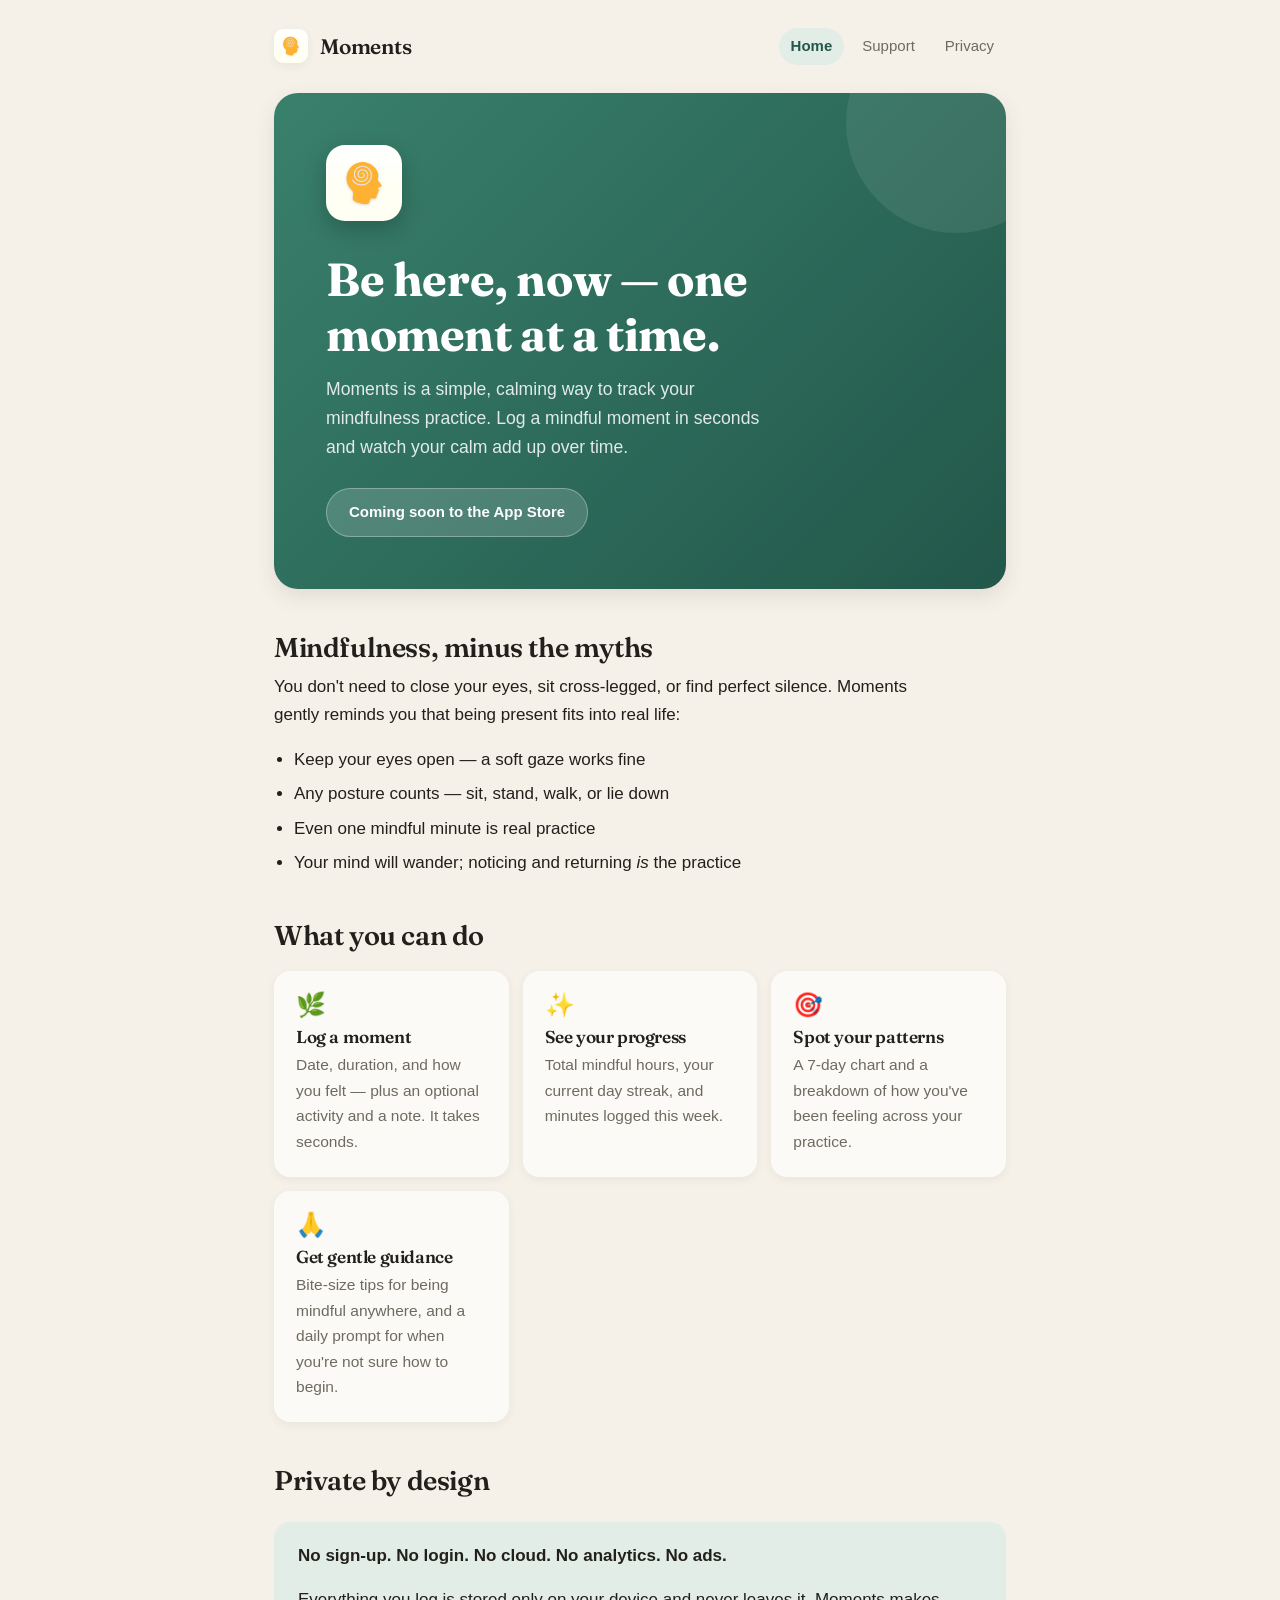
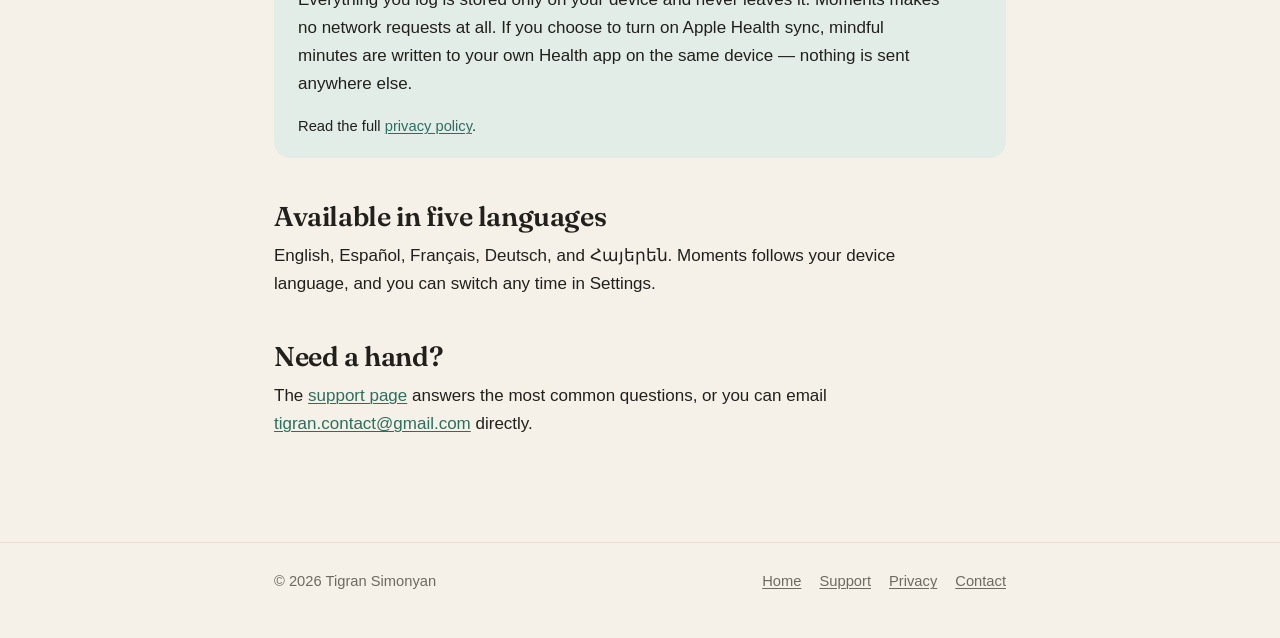
<file: index.html>
<!doctype html>
<html lang="en">
  <head>
    <meta charset="utf-8" />
    <meta name="viewport" content="width=device-width, initial-scale=1" />
    <title>Moments — Mindfulness Tracker</title>
    <meta
      name="description"
      content="Moments is a simple, calming mindfulness tracker. Log a mindful moment in seconds and watch your calm add up. No account, no cloud — everything stays on your device."
    />
    <link rel="icon" href="assets/icon.png" />
    <link rel="apple-touch-icon" href="assets/icon.png" />
    <meta property="og:title" content="Moments — Mindfulness Tracker" />
    <meta
      property="og:description"
      content="Log a mindful moment in seconds and watch your calm add up. Private by design."
    />
    <meta property="og:type" content="website" />
    <link rel="preconnect" href="https://fonts.googleapis.com" />
    <link rel="preconnect" href="https://fonts.gstatic.com" crossorigin />
    <link
      href="https://fonts.googleapis.com/css2?family=Fraunces:opsz,wght@9..144,600;9..144,700&display=swap"
      rel="stylesheet"
    />
    <link rel="stylesheet" href="assets/style.css" />
  </head>
  <body>
    <header class="site-header">
      <div class="wrap">
        <a class="brand" href="./">
          <img src="assets/icon.png" alt="" />
          Moments
        </a>
        <nav class="nav" aria-label="Main">
          <a href="./" aria-current="page">Home</a>
          <a href="support/">Support</a>
          <a href="privacy/">Privacy</a>
        </nav>
      </div>
    </header>

    <main>
      <div class="wrap">
        <div class="hero">
          <img class="hero-icon" src="assets/icon.png" alt="Moments app icon" />
          <h1>Be here, now — one moment at a time.</h1>
          <p>
            Moments is a simple, calming way to track your mindfulness practice.
            Log a mindful moment in seconds and watch your calm add up over time.
          </p>
          <!-- When the app is live, swap this <span> for:
               <a class="badge" href="https://apps.apple.com/app/idYOUR_APP_ID">Download on the App Store</a> -->
          <span class="badge">Coming soon to the App Store</span>
        </div>

        <section>
          <h2>Mindfulness, minus the myths</h2>
          <p>
            You don't need to close your eyes, sit cross-legged, or find perfect
            silence. Moments gently reminds you that being present fits into real
            life:
          </p>
          <ul>
            <li>Keep your eyes open — a soft gaze works fine</li>
            <li>Any posture counts — sit, stand, walk, or lie down</li>
            <li>Even one mindful minute is real practice</li>
            <li>
              Your mind will wander; noticing and returning <em>is</em> the
              practice
            </li>
          </ul>
        </section>

        <section>
          <h2>What you can do</h2>
          <div class="cards">
            <div class="card">
              <span class="ico" aria-hidden="true">🌿</span>
              <h3>Log a moment</h3>
              <p>
                Date, duration, and how you felt — plus an optional activity and
                a note. It takes seconds.
              </p>
            </div>
            <div class="card">
              <span class="ico" aria-hidden="true">✨</span>
              <h3>See your progress</h3>
              <p>
                Total mindful hours, your current day streak, and minutes logged
                this week.
              </p>
            </div>
            <div class="card">
              <span class="ico" aria-hidden="true">🎯</span>
              <h3>Spot your patterns</h3>
              <p>
                A 7-day chart and a breakdown of how you've been feeling across
                your practice.
              </p>
            </div>
            <div class="card">
              <span class="ico" aria-hidden="true">🙏</span>
              <h3>Get gentle guidance</h3>
              <p>
                Bite-size tips for being mindful anywhere, and a daily prompt for
                when you're not sure how to begin.
              </p>
            </div>
          </div>
        </section>

        <section>
          <h2>Private by design</h2>
          <div class="note">
            <p>
              <strong
                >No sign-up. No login. No cloud. No analytics. No ads.</strong
              >
            </p>
            <p>
              Everything you log is stored only on your device and never leaves
              it. Moments makes no network requests at all. If you choose to turn
              on Apple Health sync, mindful minutes are written to your own
              Health app on the same device — nothing is sent anywhere else.
            </p>
            <p class="small">
              Read the full <a href="privacy/">privacy policy</a>.
            </p>
          </div>
        </section>

        <section>
          <h2>Available in five languages</h2>
          <p>
            English, Español, Français, Deutsch, and Հայերեն. Moments follows
            your device language, and you can switch any time in Settings.
          </p>
        </section>

        <section>
          <h2>Need a hand?</h2>
          <p>
            The <a href="support/">support page</a> answers the most common
            questions, or you can email
            <a href="mailto:tigran.contact@gmail.com">tigran.contact@gmail.com</a>
            directly.
          </p>
        </section>
      </div>
    </main>

    <footer class="site-footer">
      <div class="wrap">
        <span>© 2026 Tigran Simonyan</span>
        <div class="footer-links">
          <a href="./">Home</a>
          <a href="support/">Support</a>
          <a href="privacy/">Privacy</a>
          <a href="mailto:tigran.contact@gmail.com">Contact</a>
        </div>
      </div>
    </footer>
  </body>
</html>
</file>
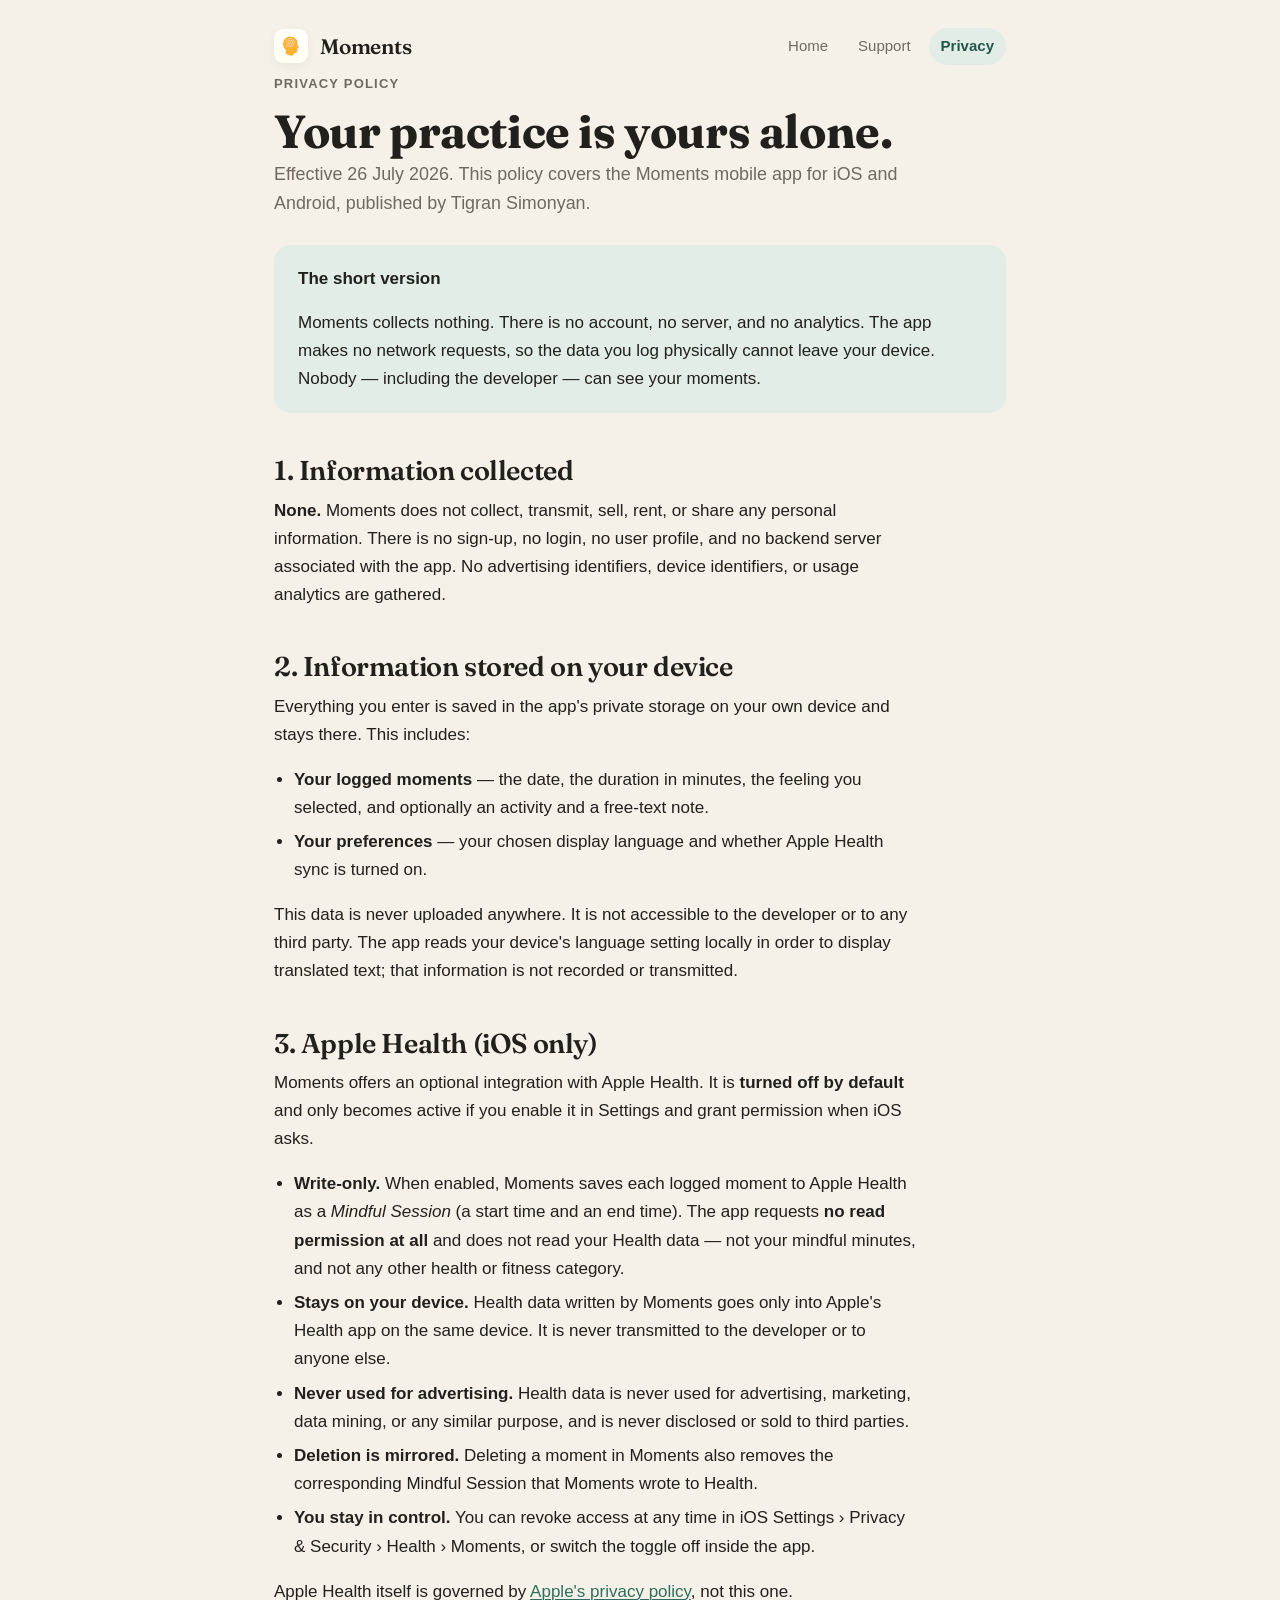
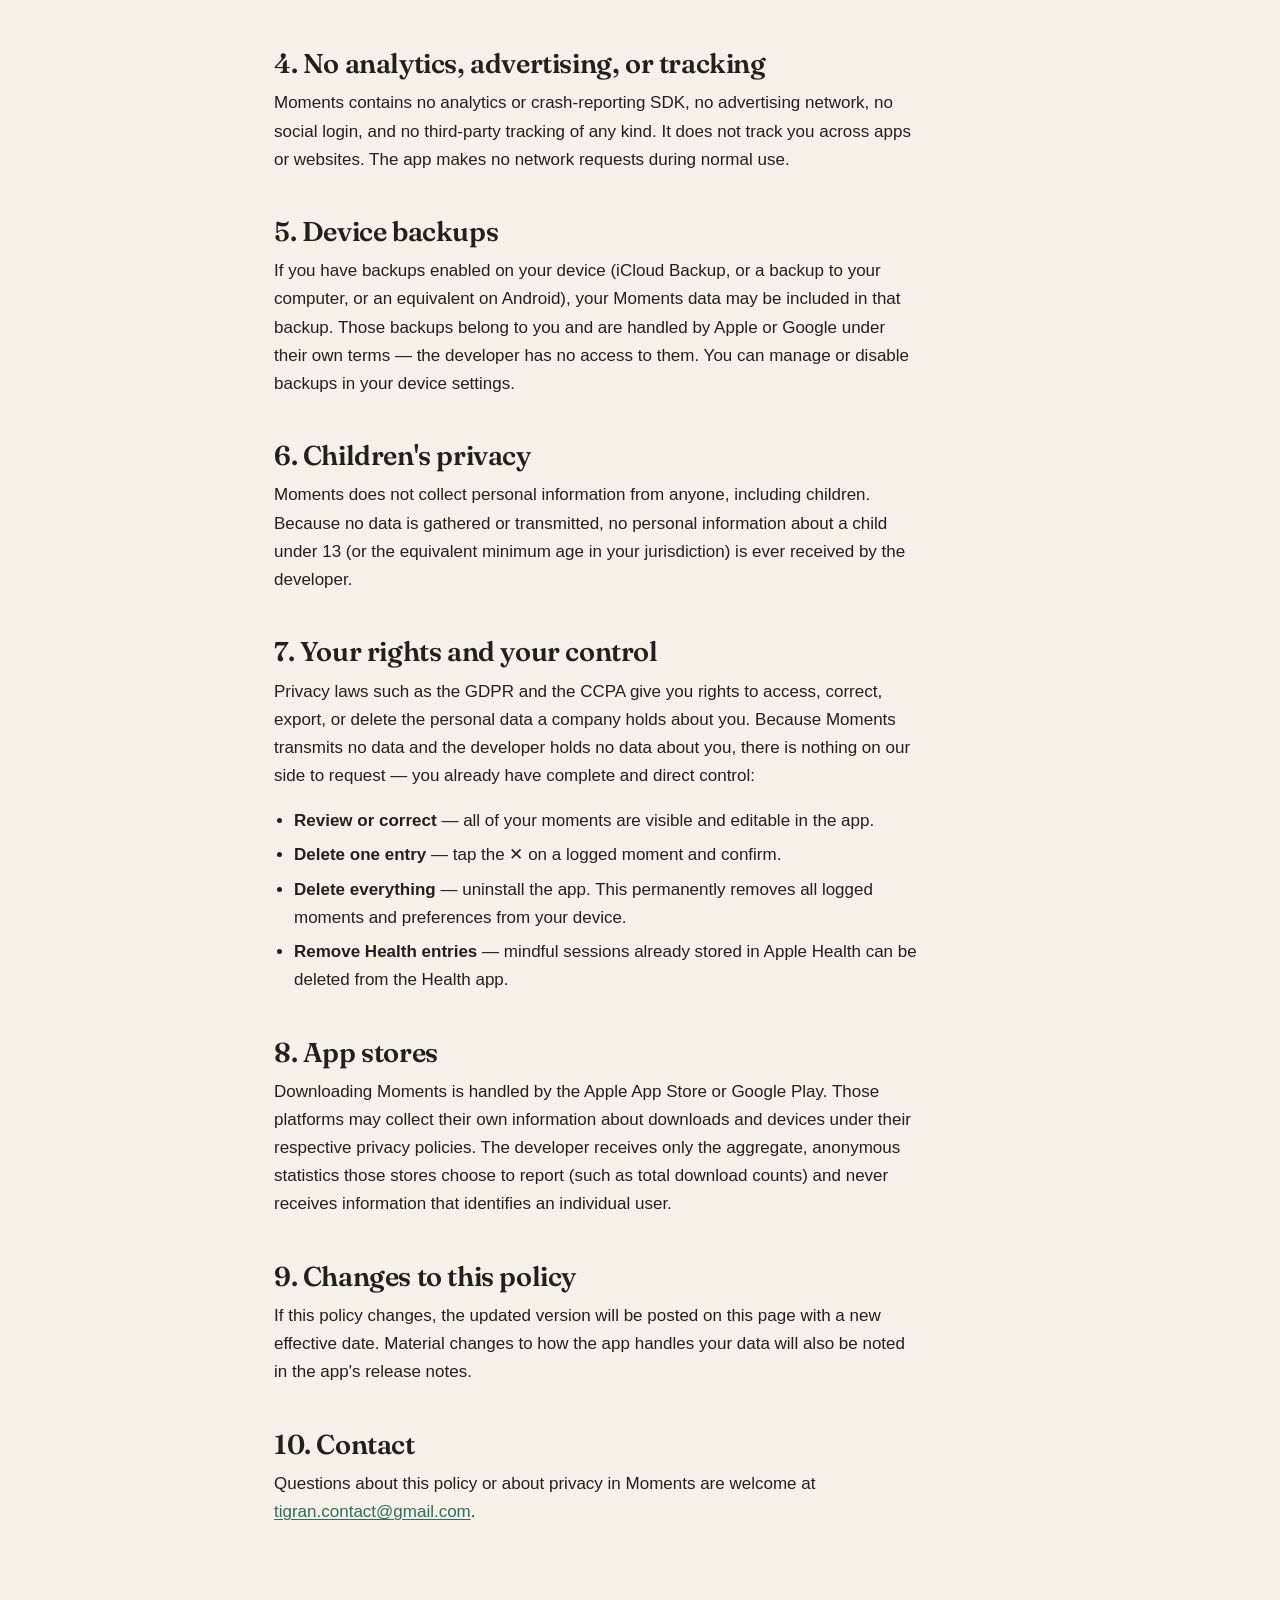
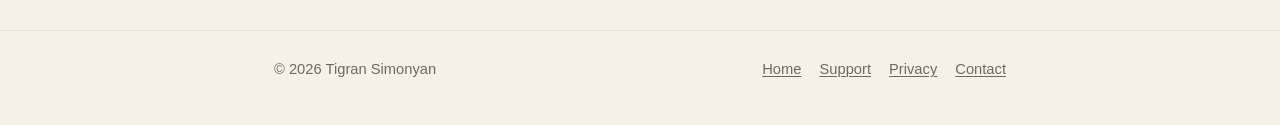
<file: privacy/index.html>
<!doctype html>
<html lang="en">
  <head>
    <meta charset="utf-8" />
    <meta name="viewport" content="width=device-width, initial-scale=1" />
    <title>Privacy Policy — Moments</title>
    <meta
      name="description"
      content="Privacy policy for Moments, the mindfulness tracker. Moments collects no personal data, makes no network requests, and stores everything on your device."
    />
    <link rel="icon" href="../assets/icon.png" />
    <link rel="apple-touch-icon" href="../assets/icon.png" />
    <link rel="preconnect" href="https://fonts.googleapis.com" />
    <link rel="preconnect" href="https://fonts.gstatic.com" crossorigin />
    <link
      href="https://fonts.googleapis.com/css2?family=Fraunces:opsz,wght@9..144,600;9..144,700&display=swap"
      rel="stylesheet"
    />
    <link rel="stylesheet" href="../assets/style.css" />
  </head>
  <body>
    <header class="site-header">
      <div class="wrap">
        <a class="brand" href="../">
          <img src="../assets/icon.png" alt="" />
          Moments
        </a>
        <nav class="nav" aria-label="Main">
          <a href="../">Home</a>
          <a href="../support/">Support</a>
          <a href="./" aria-current="page">Privacy</a>
        </nav>
      </div>
    </header>

    <main>
      <div class="wrap">
        <p class="eyebrow">Privacy Policy</p>
        <h1>Your practice is yours alone.</h1>
        <p class="lede">
          Effective 26 July 2026. This policy covers the Moments mobile app for
          iOS and Android, published by Tigran Simonyan.
        </p>

        <div class="note">
          <p><strong>The short version</strong></p>
          <p>
            Moments collects nothing. There is no account, no server, and no
            analytics. The app makes no network requests, so the data you log
            physically cannot leave your device. Nobody — including the developer —
            can see your moments.
          </p>
        </div>

        <h2>1. Information collected</h2>
        <p>
          <strong>None.</strong> Moments does not collect, transmit, sell, rent, or
          share any personal information. There is no sign-up, no login, no user
          profile, and no backend server associated with the app. No advertising
          identifiers, device identifiers, or usage analytics are gathered.
        </p>

        <h2>2. Information stored on your device</h2>
        <p>
          Everything you enter is saved in the app's private storage on your own
          device and stays there. This includes:
        </p>
        <ul>
          <li>
            <strong>Your logged moments</strong> — the date, the duration in
            minutes, the feeling you selected, and optionally an activity and a
            free-text note.
          </li>
          <li>
            <strong>Your preferences</strong> — your chosen display language and
            whether Apple Health sync is turned on.
          </li>
        </ul>
        <p>
          This data is never uploaded anywhere. It is not accessible to the
          developer or to any third party. The app reads your device's language
          setting locally in order to display translated text; that information is
          not recorded or transmitted.
        </p>

        <h2>3. Apple Health (iOS only)</h2>
        <p>
          Moments offers an optional integration with Apple Health. It is
          <strong>turned off by default</strong> and only becomes active if you
          enable it in Settings and grant permission when iOS asks.
        </p>
        <ul>
          <li>
            <strong>Write-only.</strong> When enabled, Moments saves each logged
            moment to Apple Health as a <em>Mindful Session</em> (a start time and
            an end time). The app requests
            <strong>no read permission at all</strong> and does not read your
            Health data — not your mindful minutes, and not any other health or
            fitness category.
          </li>
          <li>
            <strong>Stays on your device.</strong> Health data written by Moments
            goes only into Apple's Health app on the same device. It is never
            transmitted to the developer or to anyone else.
          </li>
          <li>
            <strong>Never used for advertising.</strong> Health data is never used
            for advertising, marketing, data mining, or any similar purpose, and is
            never disclosed or sold to third parties.
          </li>
          <li>
            <strong>Deletion is mirrored.</strong> Deleting a moment in Moments
            also removes the corresponding Mindful Session that Moments wrote to
            Health.
          </li>
          <li>
            <strong>You stay in control.</strong> You can revoke access at any time
            in iOS Settings &rsaquo; Privacy &amp; Security &rsaquo; Health &rsaquo;
            Moments, or switch the toggle off inside the app.
          </li>
        </ul>
        <p>
          Apple Health itself is governed by
          <a href="https://www.apple.com/legal/privacy/">Apple's privacy policy</a>,
          not this one.
        </p>

        <h2>4. No analytics, advertising, or tracking</h2>
        <p>
          Moments contains no analytics or crash-reporting SDK, no advertising
          network, no social login, and no third-party tracking of any kind. It
          does not track you across apps or websites. The app makes no network
          requests during normal use.
        </p>

        <h2>5. Device backups</h2>
        <p>
          If you have backups enabled on your device (iCloud Backup, or a backup to
          your computer, or an equivalent on Android), your Moments data may be
          included in that backup. Those backups belong to you and are handled by
          Apple or Google under their own terms — the developer has no access to
          them. You can manage or disable backups in your device settings.
        </p>

        <h2>6. Children's privacy</h2>
        <p>
          Moments does not collect personal information from anyone, including
          children. Because no data is gathered or transmitted, no personal
          information about a child under 13 (or the equivalent minimum age in your
          jurisdiction) is ever received by the developer.
        </p>

        <h2>7. Your rights and your control</h2>
        <p>
          Privacy laws such as the GDPR and the CCPA give you rights to access,
          correct, export, or delete the personal data a company holds about you.
          Because Moments transmits no data and the developer holds no data about
          you, there is nothing on our side to request — you already have complete
          and direct control:
        </p>
        <ul>
          <li>
            <strong>Review or correct</strong> — all of your moments are visible and
            editable in the app.
          </li>
          <li>
            <strong>Delete one entry</strong> — tap the ✕ on a logged moment and
            confirm.
          </li>
          <li>
            <strong>Delete everything</strong> — uninstall the app. This permanently
            removes all logged moments and preferences from your device.
          </li>
          <li>
            <strong>Remove Health entries</strong> — mindful sessions already stored
            in Apple Health can be deleted from the Health app.
          </li>
        </ul>

        <h2>8. App stores</h2>
        <p>
          Downloading Moments is handled by the Apple App Store or Google Play.
          Those platforms may collect their own information about downloads and
          devices under their respective privacy policies. The developer receives
          only the aggregate, anonymous statistics those stores choose to report
          (such as total download counts) and never receives information that
          identifies an individual user.
        </p>

        <h2>9. Changes to this policy</h2>
        <p>
          If this policy changes, the updated version will be posted on this page
          with a new effective date. Material changes to how the app handles your
          data will also be noted in the app's release notes.
        </p>

        <h2>10. Contact</h2>
        <p>
          Questions about this policy or about privacy in Moments are welcome at
          <a href="mailto:tigran.contact@gmail.com">tigran.contact@gmail.com</a>.
        </p>
      </div>
    </main>

    <footer class="site-footer">
      <div class="wrap">
        <span>© 2026 Tigran Simonyan</span>
        <div class="footer-links">
          <a href="../">Home</a>
          <a href="../support/">Support</a>
          <a href="./">Privacy</a>
          <a href="mailto:tigran.contact@gmail.com">Contact</a>
        </div>
      </div>
    </footer>
  </body>
</html>
</file>
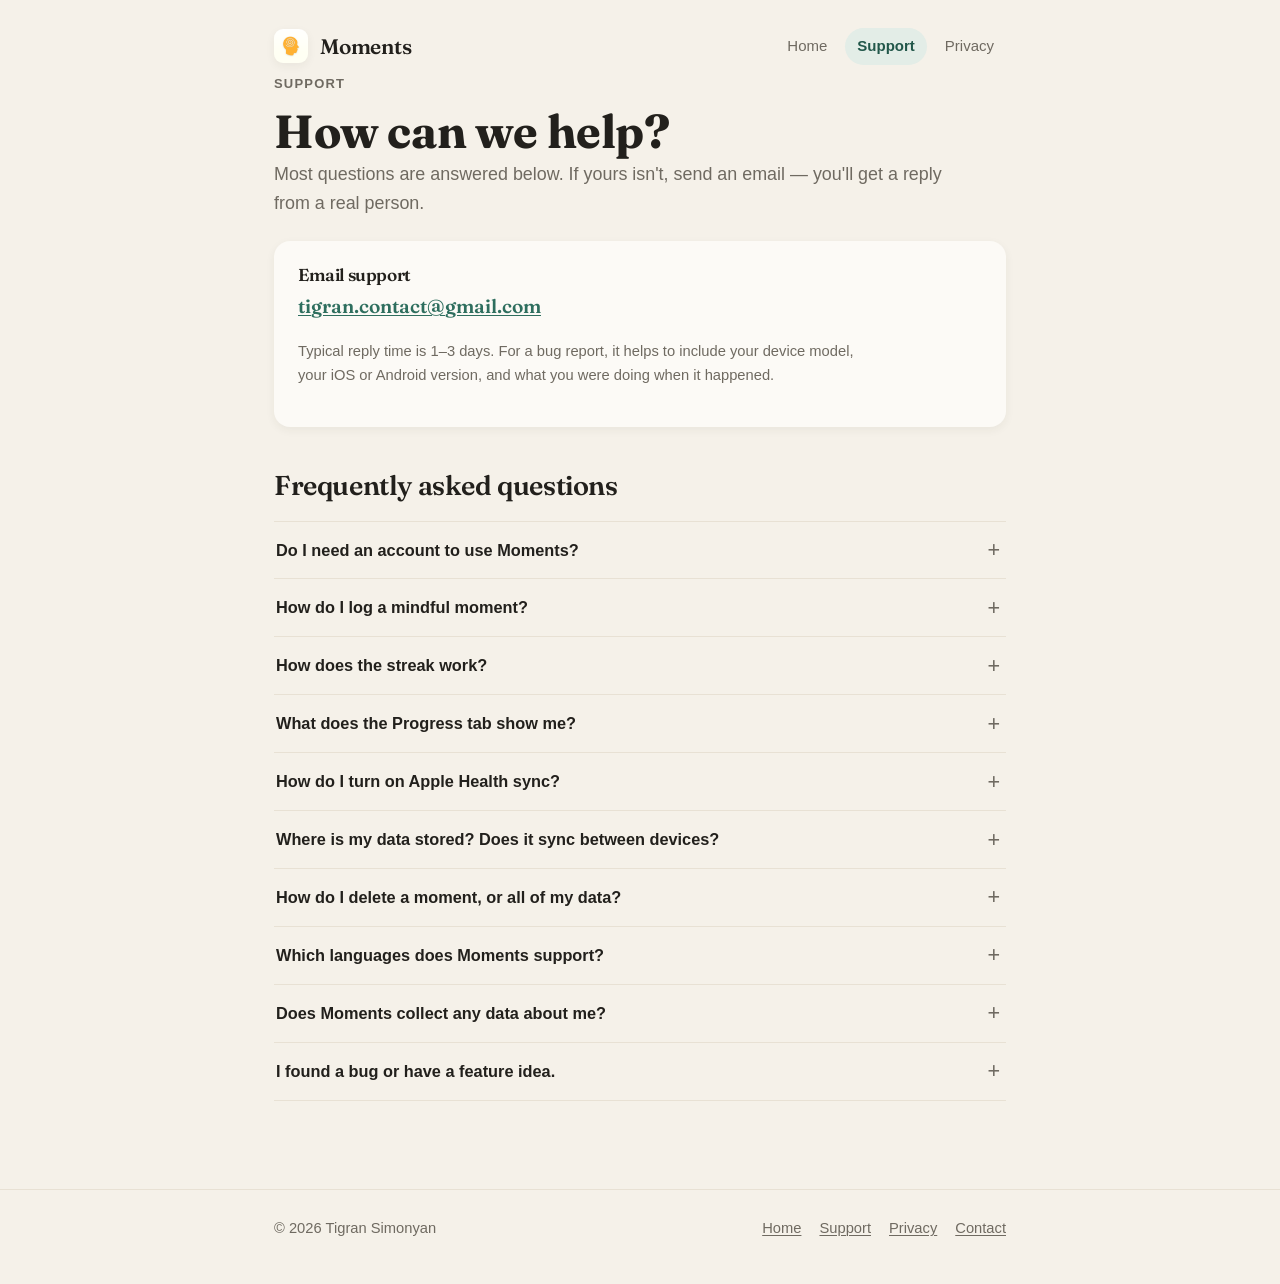
<file: support/index.html>
<!doctype html>
<html lang="en">
  <head>
    <meta charset="utf-8" />
    <meta name="viewport" content="width=device-width, initial-scale=1" />
    <title>Support — Moments</title>
    <meta
      name="description"
      content="Support and frequently asked questions for Moments, the mindfulness tracker. Contact tigran.contact@gmail.com for help."
    />
    <link rel="icon" href="../assets/icon.png" />
    <link rel="apple-touch-icon" href="../assets/icon.png" />
    <link rel="preconnect" href="https://fonts.googleapis.com" />
    <link rel="preconnect" href="https://fonts.gstatic.com" crossorigin />
    <link
      href="https://fonts.googleapis.com/css2?family=Fraunces:opsz,wght@9..144,600;9..144,700&display=swap"
      rel="stylesheet"
    />
    <link rel="stylesheet" href="../assets/style.css" />
  </head>
  <body>
    <header class="site-header">
      <div class="wrap">
        <a class="brand" href="../">
          <img src="../assets/icon.png" alt="" />
          Moments
        </a>
        <nav class="nav" aria-label="Main">
          <a href="../">Home</a>
          <a href="./" aria-current="page">Support</a>
          <a href="../privacy/">Privacy</a>
        </nav>
      </div>
    </header>

    <main>
      <div class="wrap">
        <p class="eyebrow">Support</p>
        <h1>How can we help?</h1>
        <p class="lede">
          Most questions are answered below. If yours isn't, send an email — you'll
          get a reply from a real person.
        </p>

        <div class="contact">
          <h3>Email support</h3>
          <p>
            <a href="mailto:tigran.contact@gmail.com"
              >tigran.contact@gmail.com</a
            >
          </p>
          <p class="small muted">
            Typical reply time is 1–3 days. For a bug report, it helps to include
            your device model, your iOS or Android version, and what you were
            doing when it happened.
          </p>
        </div>

        <h2>Frequently asked questions</h2>

        <div class="faq">
          <details>
            <summary>Do I need an account to use Moments?</summary>
            <div class="answer">
              <p>
                No. There is no sign-up, no login, and no account of any kind.
                Open the app and start logging — every feature is available
                immediately.
              </p>
            </div>
          </details>

          <details>
            <summary>How do I log a mindful moment?</summary>
            <div class="answer">
              <p>
                On the <strong>Practice</strong> tab, tap
                <strong>Add a moment</strong>. Choose the date and a duration,
                then pick how you felt. Activity and note are optional. Tap
                <strong>Save</strong>.
              </p>
              <p>
                Durations come as quick presets — 1, 5, 10, 15, 20, 30, 45, and
                60 minutes — and you can tap <strong>Custom</strong> to type any
                length instead.
              </p>
            </div>
          </details>

          <details>
            <summary>How does the streak work?</summary>
            <div class="answer">
              <p>
                Your streak counts back from today over consecutive calendar days
                that each have at least one logged moment. The length of a moment
                doesn't matter — one mindful minute keeps the streak alive just as
                well as an hour.
              </p>
              <p>
                Today counts as soon as you log a moment, and your streak stays
                intact for the rest of the day even before you've logged — so a
                streak only breaks once a full day passes with nothing logged.
                Streaks are calculated in your device's local time zone.
              </p>
            </div>
          </details>

          <details>
            <summary>What does the Progress tab show me?</summary>
            <div class="answer">
              <p>
                Your total mindful hours and number of moments all time, your
                current day streak, minutes logged this week, a 7-day chart of the
                current week, and a breakdown of which feelings come up most in
                your practice.
              </p>
            </div>
          </details>

          <details>
            <summary>How do I turn on Apple Health sync?</summary>
            <div class="answer">
              <p>
                Open <strong>Settings</strong> in the app and enable
                <strong>Apple Health</strong>. iOS will ask for permission the
                first time. Once it's on, each moment you save is also written to
                Health as a <strong>Mindful Minutes</strong> session, and deleting
                a moment in Moments removes the matching Health entry too.
              </p>
              <p>
                Sync is <strong>off by default</strong> and only ever writes to
                Health — Moments does not read anything from your Health data. You
                can revoke access at any time in iOS
                <strong
                  >Settings &rsaquo; Privacy &amp; Security &rsaquo; Health &rsaquo;
                  Moments</strong
                >. Health sync is iOS-only.
              </p>
            </div>
          </details>

          <details>
            <summary>Where is my data stored? Does it sync between devices?</summary>
            <div class="answer">
              <p>
                Everything is stored locally on your device, and there is no cloud
                account behind the app — so no, your moments do not sync between
                devices.
              </p>
              <p>
                If you have device backups enabled (iCloud Backup or a computer
                backup), your Moments data is included in that backup, which means
                restoring a new device from it will bring your history along.
              </p>
            </div>
          </details>

          <details>
            <summary>How do I delete a moment, or all of my data?</summary>
            <div class="answer">
              <p>
                To delete a single moment, tap the <strong>✕</strong> on it in the
                recent list on the Practice tab and confirm. If Apple Health sync
                is on, the matching Health entry is removed as well.
              </p>
              <p>
                To delete everything, uninstall the app. Because all data lives on
                your device, removing the app removes your entire history and all
                preferences. This cannot be undone, so export or note anything you
                want to keep first.
              </p>
              <p>
                Mindful sessions already written to Apple Health are managed by
                Health itself. To remove those, open the Health app and delete
                them there.
              </p>
            </div>
          </details>

          <details>
            <summary>Which languages does Moments support?</summary>
            <div class="answer">
              <p>
                English, Español, Français, Deutsch, and Հայերեն. Moments starts in
                your device language when it's one of these, and falls back to
                English otherwise. You can change it any time in
                <strong>Settings</strong>.
              </p>
            </div>
          </details>

          <details>
            <summary>Does Moments collect any data about me?</summary>
            <div class="answer">
              <p>
                No. There is no analytics, no advertising, no tracking, and no
                third-party SDKs collecting anything. The app makes no network
                requests at all. See the
                <a href="../privacy/">privacy policy</a> for the full detail.
              </p>
            </div>
          </details>

          <details>
            <summary>I found a bug or have a feature idea.</summary>
            <div class="answer">
              <p>
                Both are very welcome — email
                <a href="mailto:tigran.contact@gmail.com"
                  >tigran.contact@gmail.com</a
                >. For bugs, please include your device model, OS version, and the
                steps that led to the problem.
              </p>
            </div>
          </details>
        </div>
      </div>
    </main>

    <footer class="site-footer">
      <div class="wrap">
        <span>© 2026 Tigran Simonyan</span>
        <div class="footer-links">
          <a href="../">Home</a>
          <a href="./">Support</a>
          <a href="../privacy/">Privacy</a>
          <a href="mailto:tigran.contact@gmail.com">Contact</a>
        </div>
      </div>
    </footer>
  </body>
</html>
</file>
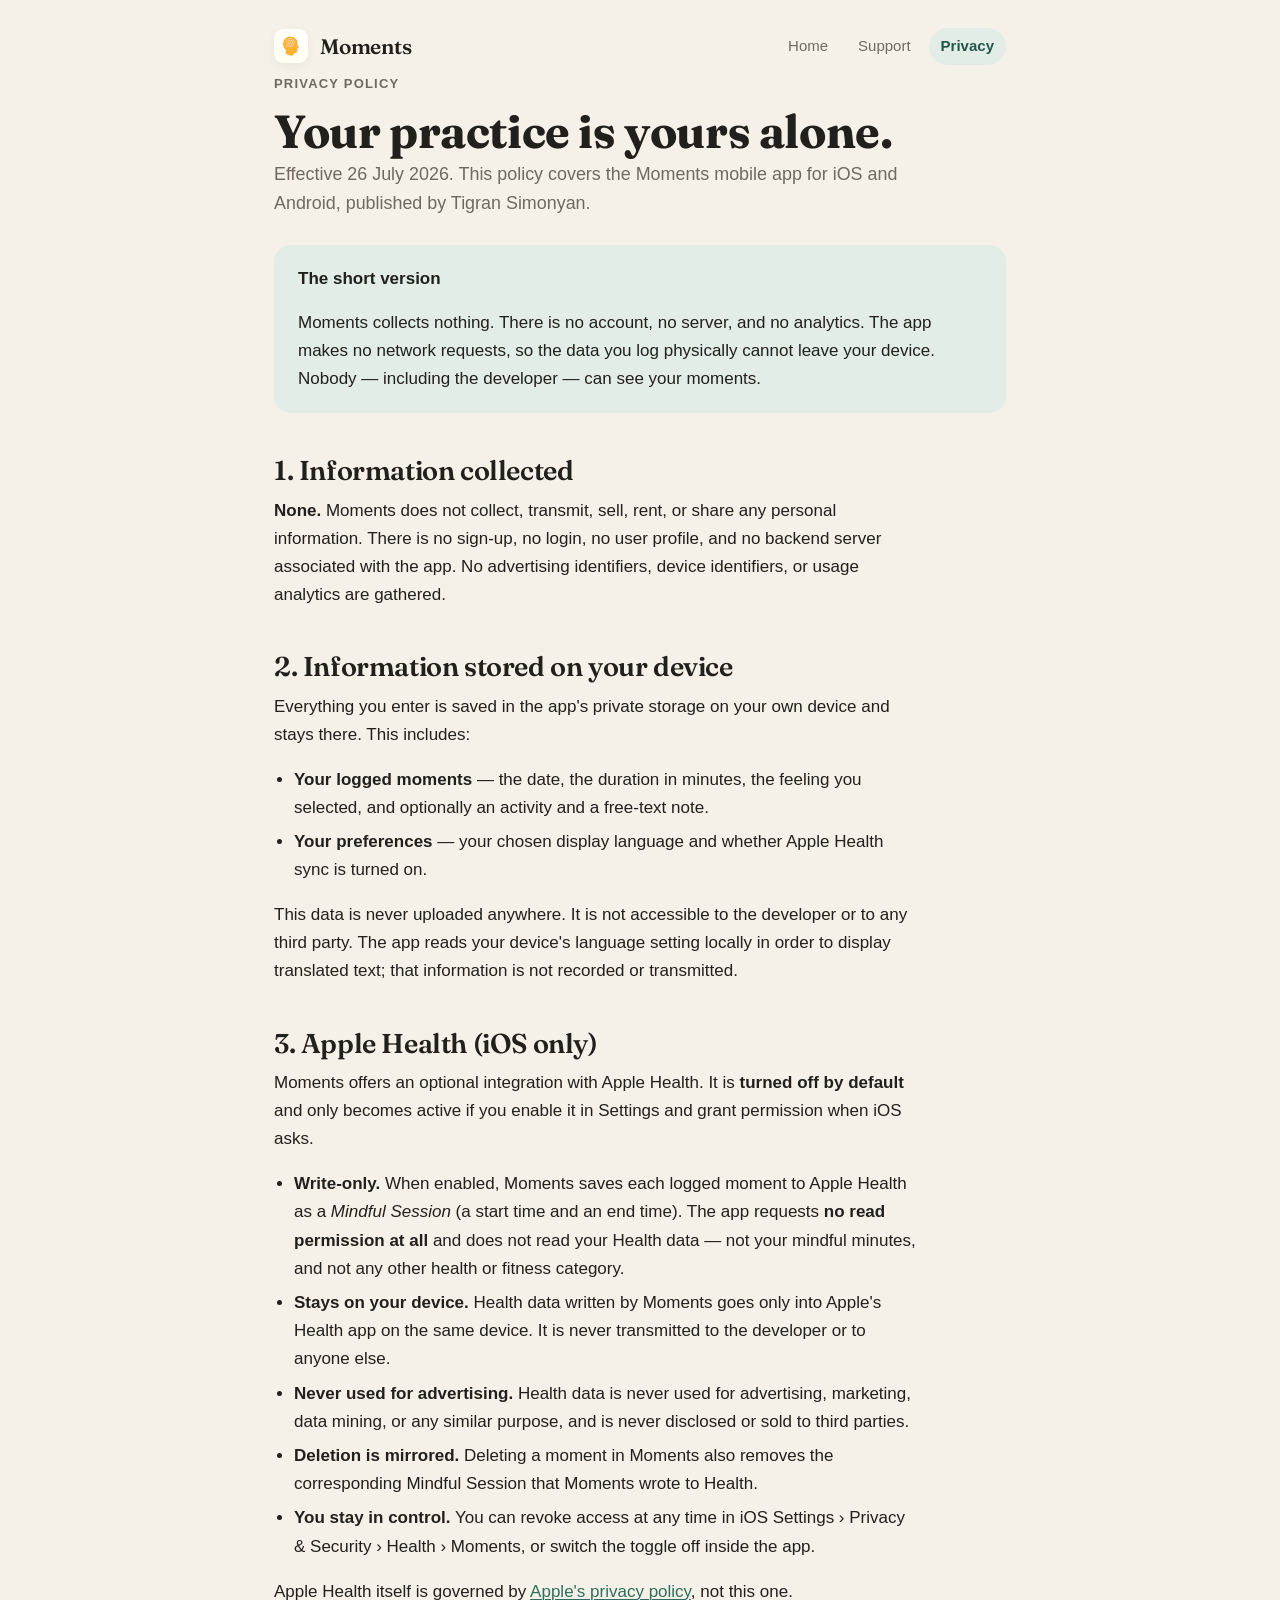
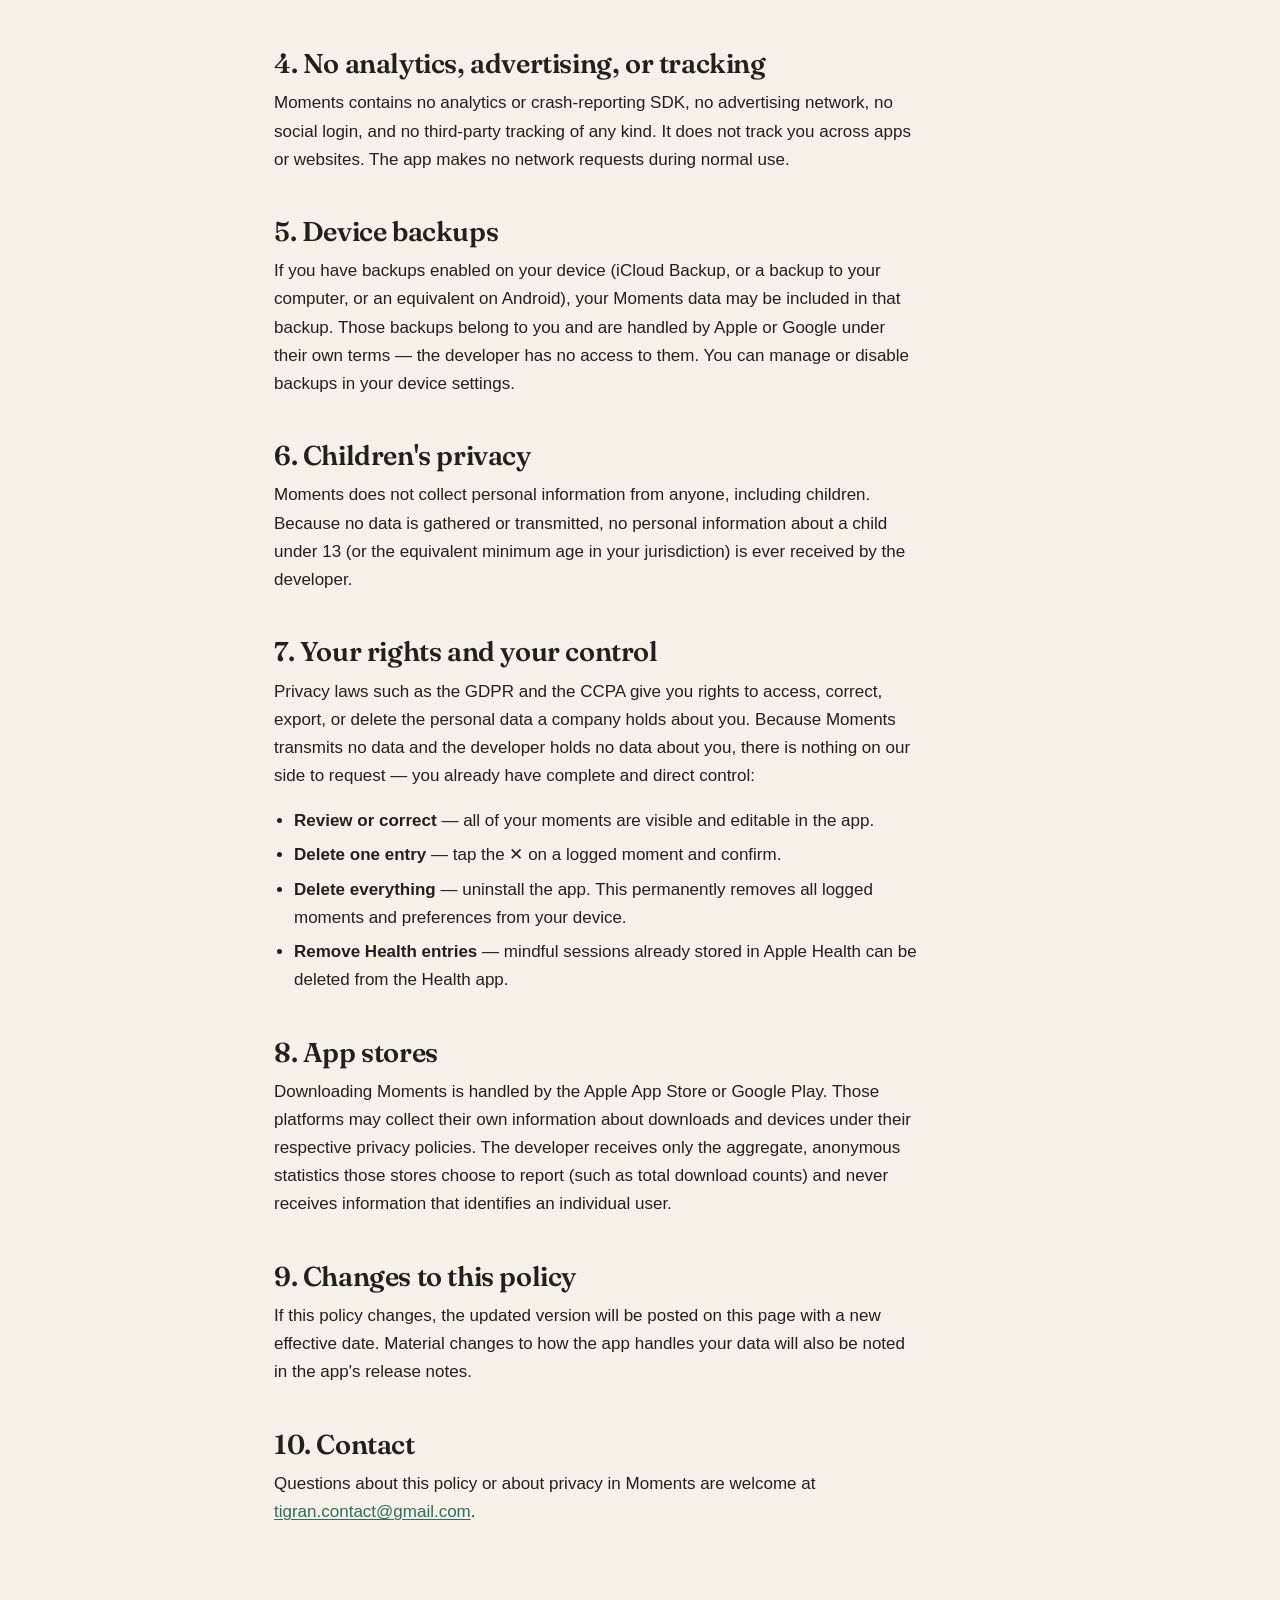
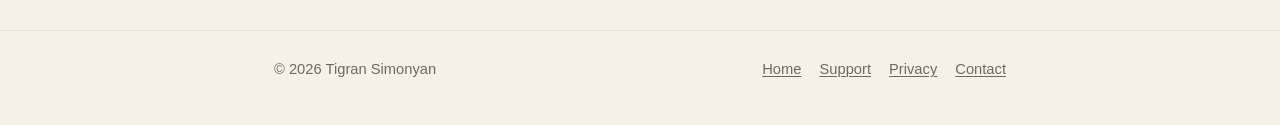
<file: privacy.html>
<!doctype html>
<html lang="en">
  <head>
    <meta charset="utf-8" />
    <meta name="viewport" content="width=device-width, initial-scale=1" />
    <title>Privacy Policy — Moments</title>
    <meta
      name="description"
      content="Privacy policy for Moments, the mindfulness tracker. Moments collects no personal data, makes no network requests, and stores everything on your device."
    />
    <link rel="icon" href="assets/icon.png" />
    <link rel="apple-touch-icon" href="assets/icon.png" />
    <link rel="preconnect" href="https://fonts.googleapis.com" />
    <link rel="preconnect" href="https://fonts.gstatic.com" crossorigin />
    <link
      href="https://fonts.googleapis.com/css2?family=Fraunces:opsz,wght@9..144,600;9..144,700&display=swap"
      rel="stylesheet"
    />
    <link rel="stylesheet" href="assets/style.css" />
  </head>
  <body>
    <header class="site-header">
      <div class="wrap">
        <a class="brand" href="index.html">
          <img src="assets/icon.png" alt="" />
          Moments
        </a>
        <nav class="nav" aria-label="Main">
          <a href="index.html">Home</a>
          <a href="support.html">Support</a>
          <a href="privacy.html" aria-current="page">Privacy</a>
        </nav>
      </div>
    </header>

    <main>
      <div class="wrap">
        <p class="eyebrow">Privacy Policy</p>
        <h1>Your practice is yours alone.</h1>
        <p class="lede">
          Effective 26 July 2026. This policy covers the Moments mobile app for
          iOS and Android, published by Tigran Simonyan.
        </p>

        <div class="note">
          <p><strong>The short version</strong></p>
          <p>
            Moments collects nothing. There is no account, no server, and no
            analytics. The app makes no network requests, so the data you log
            physically cannot leave your device. Nobody — including the developer —
            can see your moments.
          </p>
        </div>

        <h2>1. Information collected</h2>
        <p>
          <strong>None.</strong> Moments does not collect, transmit, sell, rent, or
          share any personal information. There is no sign-up, no login, no user
          profile, and no backend server associated with the app. No advertising
          identifiers, device identifiers, or usage analytics are gathered.
        </p>

        <h2>2. Information stored on your device</h2>
        <p>
          Everything you enter is saved in the app's private storage on your own
          device and stays there. This includes:
        </p>
        <ul>
          <li>
            <strong>Your logged moments</strong> — the date, the duration in
            minutes, the feeling you selected, and optionally an activity and a
            free-text note.
          </li>
          <li>
            <strong>Your preferences</strong> — your chosen display language and
            whether Apple Health sync is turned on.
          </li>
        </ul>
        <p>
          This data is never uploaded anywhere. It is not accessible to the
          developer or to any third party. The app reads your device's language
          setting locally in order to display translated text; that information is
          not recorded or transmitted.
        </p>

        <h2>3. Apple Health (iOS only)</h2>
        <p>
          Moments offers an optional integration with Apple Health. It is
          <strong>turned off by default</strong> and only becomes active if you
          enable it in Settings and grant permission when iOS asks.
        </p>
        <ul>
          <li>
            <strong>Write-only.</strong> When enabled, Moments saves each logged
            moment to Apple Health as a <em>Mindful Session</em> (a start time and
            an end time). The app requests
            <strong>no read permission at all</strong> and does not read your
            Health data — not your mindful minutes, and not any other health or
            fitness category.
          </li>
          <li>
            <strong>Stays on your device.</strong> Health data written by Moments
            goes only into Apple's Health app on the same device. It is never
            transmitted to the developer or to anyone else.
          </li>
          <li>
            <strong>Never used for advertising.</strong> Health data is never used
            for advertising, marketing, data mining, or any similar purpose, and is
            never disclosed or sold to third parties.
          </li>
          <li>
            <strong>Deletion is mirrored.</strong> Deleting a moment in Moments
            also removes the corresponding Mindful Session that Moments wrote to
            Health.
          </li>
          <li>
            <strong>You stay in control.</strong> You can revoke access at any time
            in iOS Settings &rsaquo; Privacy &amp; Security &rsaquo; Health &rsaquo;
            Moments, or switch the toggle off inside the app.
          </li>
        </ul>
        <p>
          Apple Health itself is governed by
          <a href="https://www.apple.com/legal/privacy/">Apple's privacy policy</a>,
          not this one.
        </p>

        <h2>4. No analytics, advertising, or tracking</h2>
        <p>
          Moments contains no analytics or crash-reporting SDK, no advertising
          network, no social login, and no third-party tracking of any kind. It
          does not track you across apps or websites. The app makes no network
          requests during normal use.
        </p>

        <h2>5. Device backups</h2>
        <p>
          If you have backups enabled on your device (iCloud Backup, or a backup to
          your computer, or an equivalent on Android), your Moments data may be
          included in that backup. Those backups belong to you and are handled by
          Apple or Google under their own terms — the developer has no access to
          them. You can manage or disable backups in your device settings.
        </p>

        <h2>6. Children's privacy</h2>
        <p>
          Moments does not collect personal information from anyone, including
          children. Because no data is gathered or transmitted, no personal
          information about a child under 13 (or the equivalent minimum age in your
          jurisdiction) is ever received by the developer.
        </p>

        <h2>7. Your rights and your control</h2>
        <p>
          Privacy laws such as the GDPR and the CCPA give you rights to access,
          correct, export, or delete the personal data a company holds about you.
          Because Moments transmits no data and the developer holds no data about
          you, there is nothing on our side to request — you already have complete
          and direct control:
        </p>
        <ul>
          <li>
            <strong>Review or correct</strong> — all of your moments are visible and
            editable in the app.
          </li>
          <li>
            <strong>Delete one entry</strong> — tap the ✕ on a logged moment and
            confirm.
          </li>
          <li>
            <strong>Delete everything</strong> — uninstall the app. This permanently
            removes all logged moments and preferences from your device.
          </li>
          <li>
            <strong>Remove Health entries</strong> — mindful sessions already stored
            in Apple Health can be deleted from the Health app.
          </li>
        </ul>

        <h2>8. App stores</h2>
        <p>
          Downloading Moments is handled by the Apple App Store or Google Play.
          Those platforms may collect their own information about downloads and
          devices under their respective privacy policies. The developer receives
          only the aggregate, anonymous statistics those stores choose to report
          (such as total download counts) and never receives information that
          identifies an individual user.
        </p>

        <h2>9. Changes to this policy</h2>
        <p>
          If this policy changes, the updated version will be posted on this page
          with a new effective date. Material changes to how the app handles your
          data will also be noted in the app's release notes.
        </p>

        <h2>10. Contact</h2>
        <p>
          Questions about this policy or about privacy in Moments are welcome at
          <a href="mailto:tigran.contact@gmail.com">tigran.contact@gmail.com</a>.
        </p>
      </div>
    </main>

    <footer class="site-footer">
      <div class="wrap">
        <span>© 2026 Tigran Simonyan</span>
        <div class="footer-links">
          <a href="index.html">Home</a>
          <a href="support.html">Support</a>
          <a href="privacy.html">Privacy</a>
          <a href="mailto:tigran.contact@gmail.com">Contact</a>
        </div>
      </div>
    </footer>
  </body>
</html>
</file>
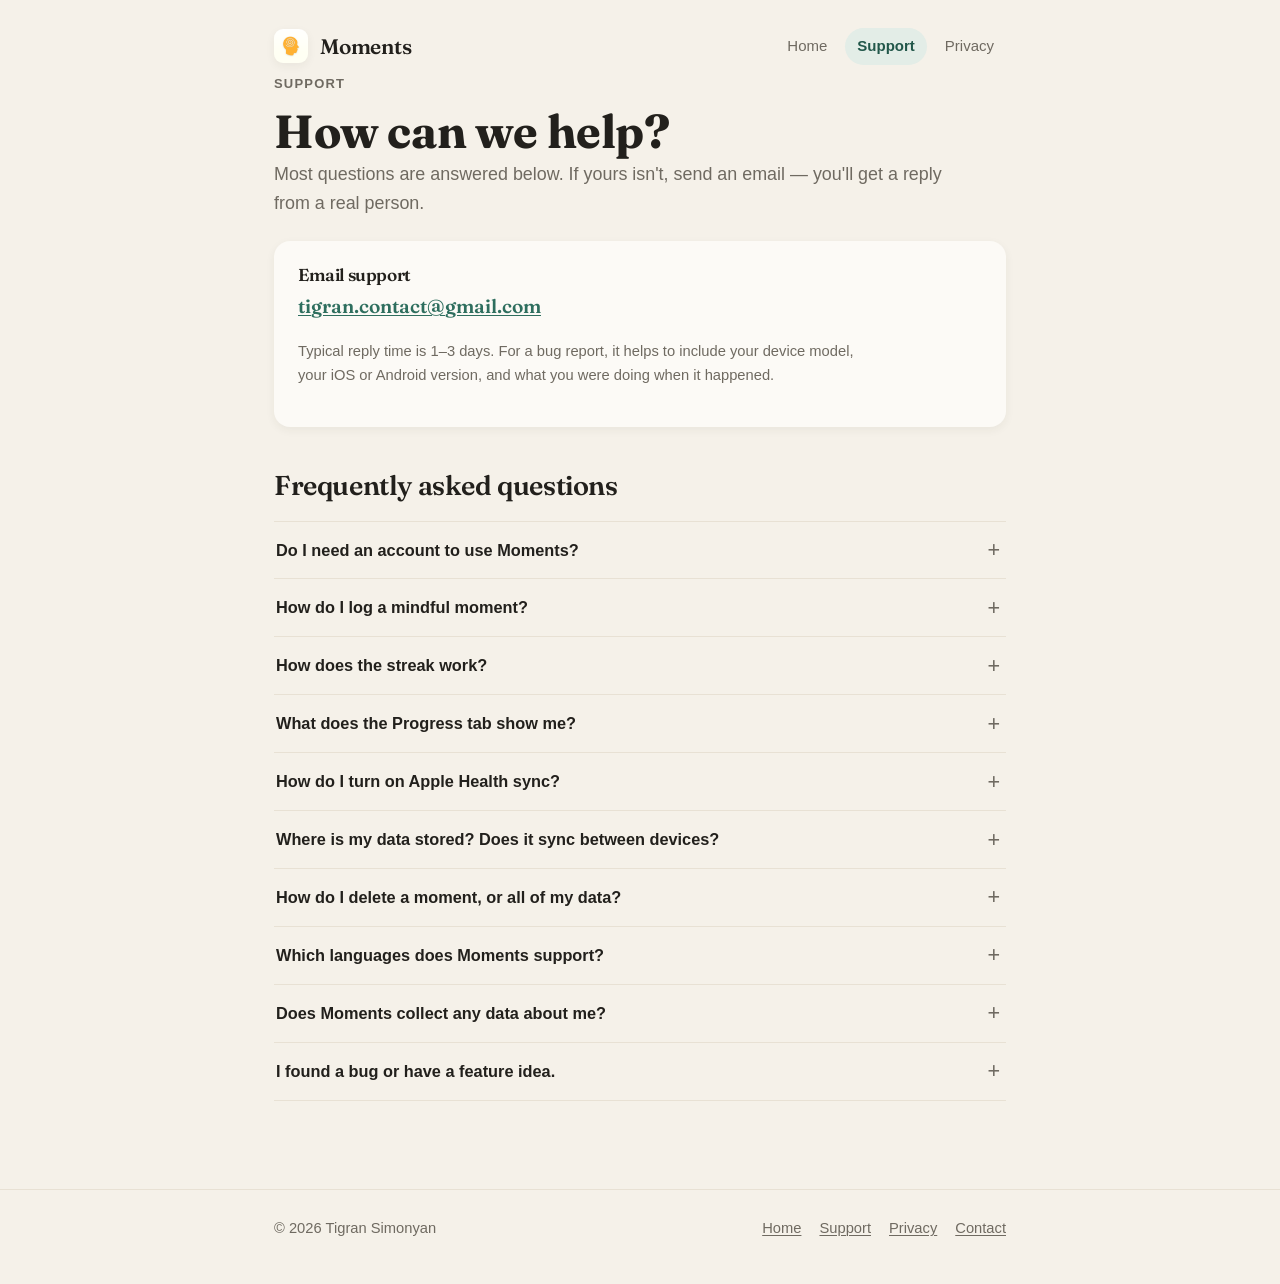
<file: support.html>
<!doctype html>
<html lang="en">
  <head>
    <meta charset="utf-8" />
    <meta name="viewport" content="width=device-width, initial-scale=1" />
    <title>Support — Moments</title>
    <meta
      name="description"
      content="Support and frequently asked questions for Moments, the mindfulness tracker. Contact tigran.contact@gmail.com for help."
    />
    <link rel="icon" href="assets/icon.png" />
    <link rel="apple-touch-icon" href="assets/icon.png" />
    <link rel="preconnect" href="https://fonts.googleapis.com" />
    <link rel="preconnect" href="https://fonts.gstatic.com" crossorigin />
    <link
      href="https://fonts.googleapis.com/css2?family=Fraunces:opsz,wght@9..144,600;9..144,700&display=swap"
      rel="stylesheet"
    />
    <link rel="stylesheet" href="assets/style.css" />
  </head>
  <body>
    <header class="site-header">
      <div class="wrap">
        <a class="brand" href="index.html">
          <img src="assets/icon.png" alt="" />
          Moments
        </a>
        <nav class="nav" aria-label="Main">
          <a href="index.html">Home</a>
          <a href="support.html" aria-current="page">Support</a>
          <a href="privacy.html">Privacy</a>
        </nav>
      </div>
    </header>

    <main>
      <div class="wrap">
        <p class="eyebrow">Support</p>
        <h1>How can we help?</h1>
        <p class="lede">
          Most questions are answered below. If yours isn't, send an email — you'll
          get a reply from a real person.
        </p>

        <div class="contact">
          <h3>Email support</h3>
          <p>
            <a href="mailto:tigran.contact@gmail.com"
              >tigran.contact@gmail.com</a
            >
          </p>
          <p class="small muted">
            Typical reply time is 1–3 days. For a bug report, it helps to include
            your device model, your iOS or Android version, and what you were
            doing when it happened.
          </p>
        </div>

        <h2>Frequently asked questions</h2>

        <div class="faq">
          <details>
            <summary>Do I need an account to use Moments?</summary>
            <div class="answer">
              <p>
                No. There is no sign-up, no login, and no account of any kind.
                Open the app and start logging — every feature is available
                immediately.
              </p>
            </div>
          </details>

          <details>
            <summary>How do I log a mindful moment?</summary>
            <div class="answer">
              <p>
                On the <strong>Practice</strong> tab, tap
                <strong>Add a moment</strong>. Choose the date and a duration,
                then pick how you felt. Activity and note are optional. Tap
                <strong>Save</strong>.
              </p>
              <p>
                Durations come as quick presets — 1, 5, 10, 15, 20, 30, 45, and
                60 minutes — and you can tap <strong>Custom</strong> to type any
                length instead.
              </p>
            </div>
          </details>

          <details>
            <summary>How does the streak work?</summary>
            <div class="answer">
              <p>
                Your streak counts back from today over consecutive calendar days
                that each have at least one logged moment. The length of a moment
                doesn't matter — one mindful minute keeps the streak alive just as
                well as an hour.
              </p>
              <p>
                Today counts as soon as you log a moment, and your streak stays
                intact for the rest of the day even before you've logged — so a
                streak only breaks once a full day passes with nothing logged.
                Streaks are calculated in your device's local time zone.
              </p>
            </div>
          </details>

          <details>
            <summary>What does the Progress tab show me?</summary>
            <div class="answer">
              <p>
                Your total mindful hours and number of moments all time, your
                current day streak, minutes logged this week, a 7-day chart of the
                current week, and a breakdown of which feelings come up most in
                your practice.
              </p>
            </div>
          </details>

          <details>
            <summary>How do I turn on Apple Health sync?</summary>
            <div class="answer">
              <p>
                Open <strong>Settings</strong> in the app and enable
                <strong>Apple Health</strong>. iOS will ask for permission the
                first time. Once it's on, each moment you save is also written to
                Health as a <strong>Mindful Minutes</strong> session, and deleting
                a moment in Moments removes the matching Health entry too.
              </p>
              <p>
                Sync is <strong>off by default</strong> and only ever writes to
                Health — Moments does not read anything from your Health data. You
                can revoke access at any time in iOS
                <strong
                  >Settings &rsaquo; Privacy &amp; Security &rsaquo; Health &rsaquo;
                  Moments</strong
                >. Health sync is iOS-only.
              </p>
            </div>
          </details>

          <details>
            <summary>Where is my data stored? Does it sync between devices?</summary>
            <div class="answer">
              <p>
                Everything is stored locally on your device, and there is no cloud
                account behind the app — so no, your moments do not sync between
                devices.
              </p>
              <p>
                If you have device backups enabled (iCloud Backup or a computer
                backup), your Moments data is included in that backup, which means
                restoring a new device from it will bring your history along.
              </p>
            </div>
          </details>

          <details>
            <summary>How do I delete a moment, or all of my data?</summary>
            <div class="answer">
              <p>
                To delete a single moment, tap the <strong>✕</strong> on it in the
                recent list on the Practice tab and confirm. If Apple Health sync
                is on, the matching Health entry is removed as well.
              </p>
              <p>
                To delete everything, uninstall the app. Because all data lives on
                your device, removing the app removes your entire history and all
                preferences. This cannot be undone, so export or note anything you
                want to keep first.
              </p>
              <p>
                Mindful sessions already written to Apple Health are managed by
                Health itself. To remove those, open the Health app and delete
                them there.
              </p>
            </div>
          </details>

          <details>
            <summary>Which languages does Moments support?</summary>
            <div class="answer">
              <p>
                English, Español, Français, Deutsch, and Հայերեն. Moments starts in
                your device language when it's one of these, and falls back to
                English otherwise. You can change it any time in
                <strong>Settings</strong>.
              </p>
            </div>
          </details>

          <details>
            <summary>Does Moments collect any data about me?</summary>
            <div class="answer">
              <p>
                No. There is no analytics, no advertising, no tracking, and no
                third-party SDKs collecting anything. The app makes no network
                requests at all. See the
                <a href="privacy.html">privacy policy</a> for the full detail.
              </p>
            </div>
          </details>

          <details>
            <summary>I found a bug or have a feature idea.</summary>
            <div class="answer">
              <p>
                Both are very welcome — email
                <a href="mailto:tigran.contact@gmail.com"
                  >tigran.contact@gmail.com</a
                >. For bugs, please include your device model, OS version, and the
                steps that led to the problem.
              </p>
            </div>
          </details>
        </div>
      </div>
    </main>

    <footer class="site-footer">
      <div class="wrap">
        <span>© 2026 Tigran Simonyan</span>
        <div class="footer-links">
          <a href="index.html">Home</a>
          <a href="support.html">Support</a>
          <a href="privacy.html">Privacy</a>
          <a href="mailto:tigran.contact@gmail.com">Contact</a>
        </div>
      </div>
    </footer>
  </body>
</html>
</file>
<file: assets/style.css>
/* Moments — shared styles.
   Design tokens mirror the app's theme (src/theme.ts) so the site and the
   app read as one system. */

:root {
  --bg: #f5f1e9;
  --card: #fcfaf6;
  --card-alt: #f0ebe0;

  --primary: #2e6e5e;
  --primary-dark: #22574a;
  --primary-soft: #e3ede7;

  --accent: #c97b4a;

  --text: #22201c;
  --text-muted: #6f6a61;
  --border: #e8e1d4;

  --hero-from: #39806c;
  --hero-to: #22574a;

  --shadow-soft: 0 3px 10px rgba(58, 46, 30, 0.06);
  --shadow: 0 8px 20px rgba(58, 46, 30, 0.1);

  --radius-sm: 10px;
  --radius-md: 16px;
  --radius-lg: 24px;

  --measure: 68ch;
  --serif: "Fraunces", Georgia, "Times New Roman", serif;
  --sans: -apple-system, BlinkMacSystemFont, "Segoe UI", Roboto, Helvetica,
    Arial, sans-serif;
}

@media (prefers-color-scheme: dark) {
  :root {
    --bg: #171a19;
    --card: #1f2422;
    --card-alt: #262b29;

    --primary: #7bc4ac;
    --primary-dark: #a8dcc9;
    --primary-soft: #24322d;

    --accent: #e0a077;

    --text: #eceae4;
    --text-muted: #a39d92;
    --border: #303634;

    --shadow-soft: 0 3px 10px rgba(0, 0, 0, 0.3);
    --shadow: 0 8px 20px rgba(0, 0, 0, 0.38);
  }
}

*,
*::before,
*::after {
  box-sizing: border-box;
}

html {
  -webkit-text-size-adjust: 100%;
}

body {
  margin: 0;
  background: var(--bg);
  color: var(--text);
  font-family: var(--sans);
  font-size: 17px;
  line-height: 1.65;
  -webkit-font-smoothing: antialiased;
}

.wrap {
  width: 100%;
  max-width: 780px;
  margin: 0 auto;
  padding: 0 24px;
}

/* ---------- Header ---------- */

.site-header {
  padding: 28px 0 8px;
}

.site-header .wrap {
  display: flex;
  flex-wrap: wrap;
  align-items: center;
  gap: 16px 24px;
  justify-content: space-between;
}

.brand {
  display: inline-flex;
  align-items: center;
  gap: 12px;
  text-decoration: none;
  color: inherit;
  font-family: var(--serif);
  font-weight: 600;
  font-size: 21px;
  letter-spacing: -0.2px;
}

.brand img {
  width: 34px;
  height: 34px;
  border-radius: 9px;
  box-shadow: var(--shadow-soft);
}

.nav {
  display: flex;
  gap: 6px;
  flex-wrap: wrap;
}

.nav a {
  color: var(--text-muted);
  text-decoration: none;
  font-size: 15px;
  font-weight: 500;
  padding: 6px 12px;
  border-radius: 999px;
}

.nav a:hover {
  color: var(--text);
  background: var(--card-alt);
}

.nav a[aria-current="page"] {
  color: var(--primary-dark);
  background: var(--primary-soft);
  font-weight: 600;
}

/* ---------- Typography ---------- */

h1,
h2,
h3 {
  font-family: var(--serif);
  letter-spacing: -0.4px;
  line-height: 1.2;
  margin: 0;
  text-wrap: balance;
}

h1 {
  font-size: clamp(2rem, 6vw, 2.9rem);
  font-weight: 700;
}

h2 {
  font-size: clamp(1.35rem, 3.6vw, 1.7rem);
  font-weight: 600;
  margin-top: 2.6rem;
  margin-bottom: 0.6rem;
}

h3 {
  font-size: 1.08rem;
  font-weight: 600;
  margin-bottom: 0.3rem;
}

p,
ul,
ol {
  max-width: var(--measure);
}

p {
  margin: 0 0 1rem;
}

a {
  color: var(--primary);
  text-decoration-thickness: 1px;
  text-underline-offset: 2px;
}

a:hover {
  color: var(--primary-dark);
}

ul,
ol {
  padding-left: 1.25rem;
}

li {
  margin-bottom: 0.4rem;
}

strong {
  font-weight: 650;
}

.lede {
  font-size: 1.12rem;
  color: var(--text-muted);
}

.eyebrow {
  font-size: 13px;
  font-weight: 700;
  letter-spacing: 1.2px;
  text-transform: uppercase;
  color: var(--text-muted);
  margin: 0 0 10px;
}

.muted {
  color: var(--text-muted);
}

.small {
  font-size: 0.92rem;
}

/* ---------- Main / sections ---------- */

main {
  padding-bottom: 40px;
}

section {
  margin-top: 8px;
}

/* ---------- Hero ---------- */

.hero {
  background: linear-gradient(135deg, var(--hero-from), var(--hero-to));
  color: #fff;
  border-radius: var(--radius-lg);
  padding: clamp(28px, 6vw, 52px);
  margin: 20px 0 8px;
  box-shadow: var(--shadow);
  position: relative;
  overflow: hidden;
}

.hero::after {
  content: "";
  position: absolute;
  top: -80px;
  right: -60px;
  width: 220px;
  height: 220px;
  border-radius: 50%;
  background: rgba(255, 255, 255, 0.08);
  pointer-events: none;
}

.hero h1 {
  color: #fff;
  position: relative;
}

.hero p {
  color: rgba(255, 255, 255, 0.86);
  font-size: 1.1rem;
  margin: 0.75rem 0 0;
  position: relative;
  max-width: 46ch;
}

.hero-icon {
  width: 76px;
  height: 76px;
  border-radius: 19px;
  margin-bottom: 22px;
  box-shadow: 0 8px 22px rgba(0, 0, 0, 0.22);
  position: relative;
}

.badge {
  display: inline-block;
  margin-top: 26px;
  padding: 11px 22px;
  border-radius: 999px;
  background: rgba(255, 255, 255, 0.16);
  border: 1px solid rgba(255, 255, 255, 0.3);
  color: #fff;
  font-size: 15px;
  font-weight: 600;
  text-decoration: none;
  position: relative;
}

a.badge:hover {
  background: rgba(255, 255, 255, 0.26);
  color: #fff;
}

/* ---------- Cards ---------- */

.cards {
  display: grid;
  grid-template-columns: repeat(auto-fit, minmax(230px, 1fr));
  gap: 14px;
  margin-top: 1.2rem;
}

.card {
  background: var(--card);
  border-radius: var(--radius-md);
  padding: 22px;
  box-shadow: var(--shadow-soft);
}

.card h3 {
  margin-top: 0;
}

.card p {
  margin: 0;
  color: var(--text-muted);
  font-size: 0.97rem;
}

.card .ico {
  font-size: 1.5rem;
  line-height: 1;
  display: block;
  margin-bottom: 10px;
}

.note {
  background: var(--primary-soft);
  border-radius: var(--radius-md);
  padding: 20px 24px;
  margin: 1.6rem 0;
}

.note p:last-child {
  margin-bottom: 0;
}

/* ---------- Contact ---------- */

.contact {
  background: var(--card);
  border-radius: var(--radius-md);
  padding: 24px;
  box-shadow: var(--shadow-soft);
  margin: 1.4rem 0 0;
}

.contact a {
  font-family: var(--serif);
  font-size: 1.2rem;
  font-weight: 600;
  word-break: break-all;
}

/* ---------- FAQ ---------- */

.faq {
  margin-top: 1.2rem;
  border-top: 1px solid var(--border);
}

.faq details {
  border-bottom: 1px solid var(--border);
}

.faq summary {
  cursor: pointer;
  padding: 15px 34px 15px 2px;
  font-weight: 600;
  font-size: 1.02rem;
  list-style: none;
  position: relative;
}

.faq summary::-webkit-details-marker {
  display: none;
}

.faq summary::after {
  content: "+";
  position: absolute;
  right: 6px;
  top: 50%;
  transform: translateY(-50%);
  font-size: 1.35rem;
  font-weight: 400;
  color: var(--text-muted);
  line-height: 1;
}

.faq details[open] summary::after {
  content: "\2013";
}

.faq summary:hover {
  color: var(--primary);
}

.faq .answer {
  padding: 0 2px 18px;
}

.faq .answer > :last-child {
  margin-bottom: 0;
}

/* ---------- Footer ---------- */

.site-footer {
  border-top: 1px solid var(--border);
  margin-top: 48px;
  padding: 26px 0 44px;
  font-size: 0.92rem;
  color: var(--text-muted);
}

.site-footer .wrap {
  display: flex;
  flex-wrap: wrap;
  gap: 8px 20px;
  justify-content: space-between;
  align-items: center;
}

.site-footer a {
  color: var(--text-muted);
}

.site-footer a:hover {
  color: var(--text);
}

.footer-links {
  display: flex;
  gap: 18px;
  flex-wrap: wrap;
}

/* ---------- Accessibility ---------- */

:focus-visible {
  outline: 2px solid var(--primary);
  outline-offset: 3px;
  border-radius: 4px;
}

@media (prefers-reduced-motion: reduce) {
  * {
    transition: none !important;
    animation: none !important;
  }
}
</file>
